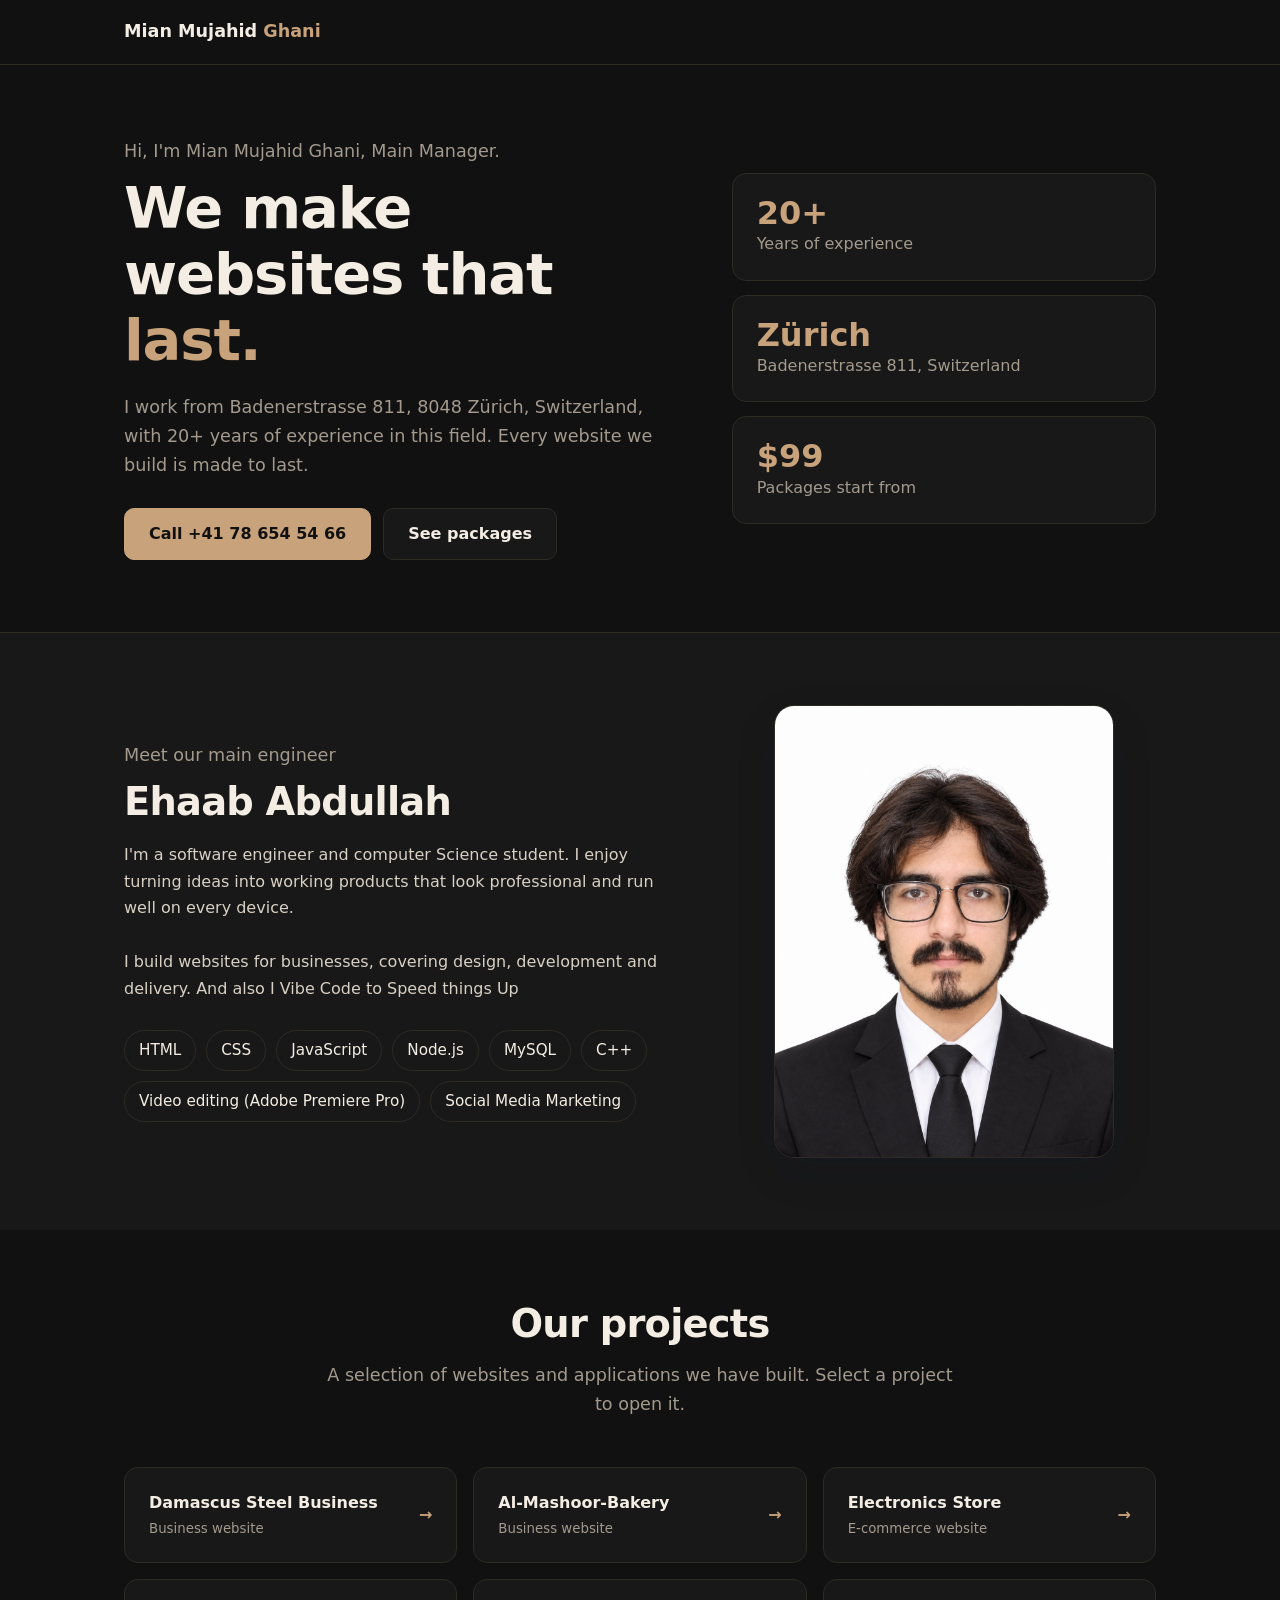
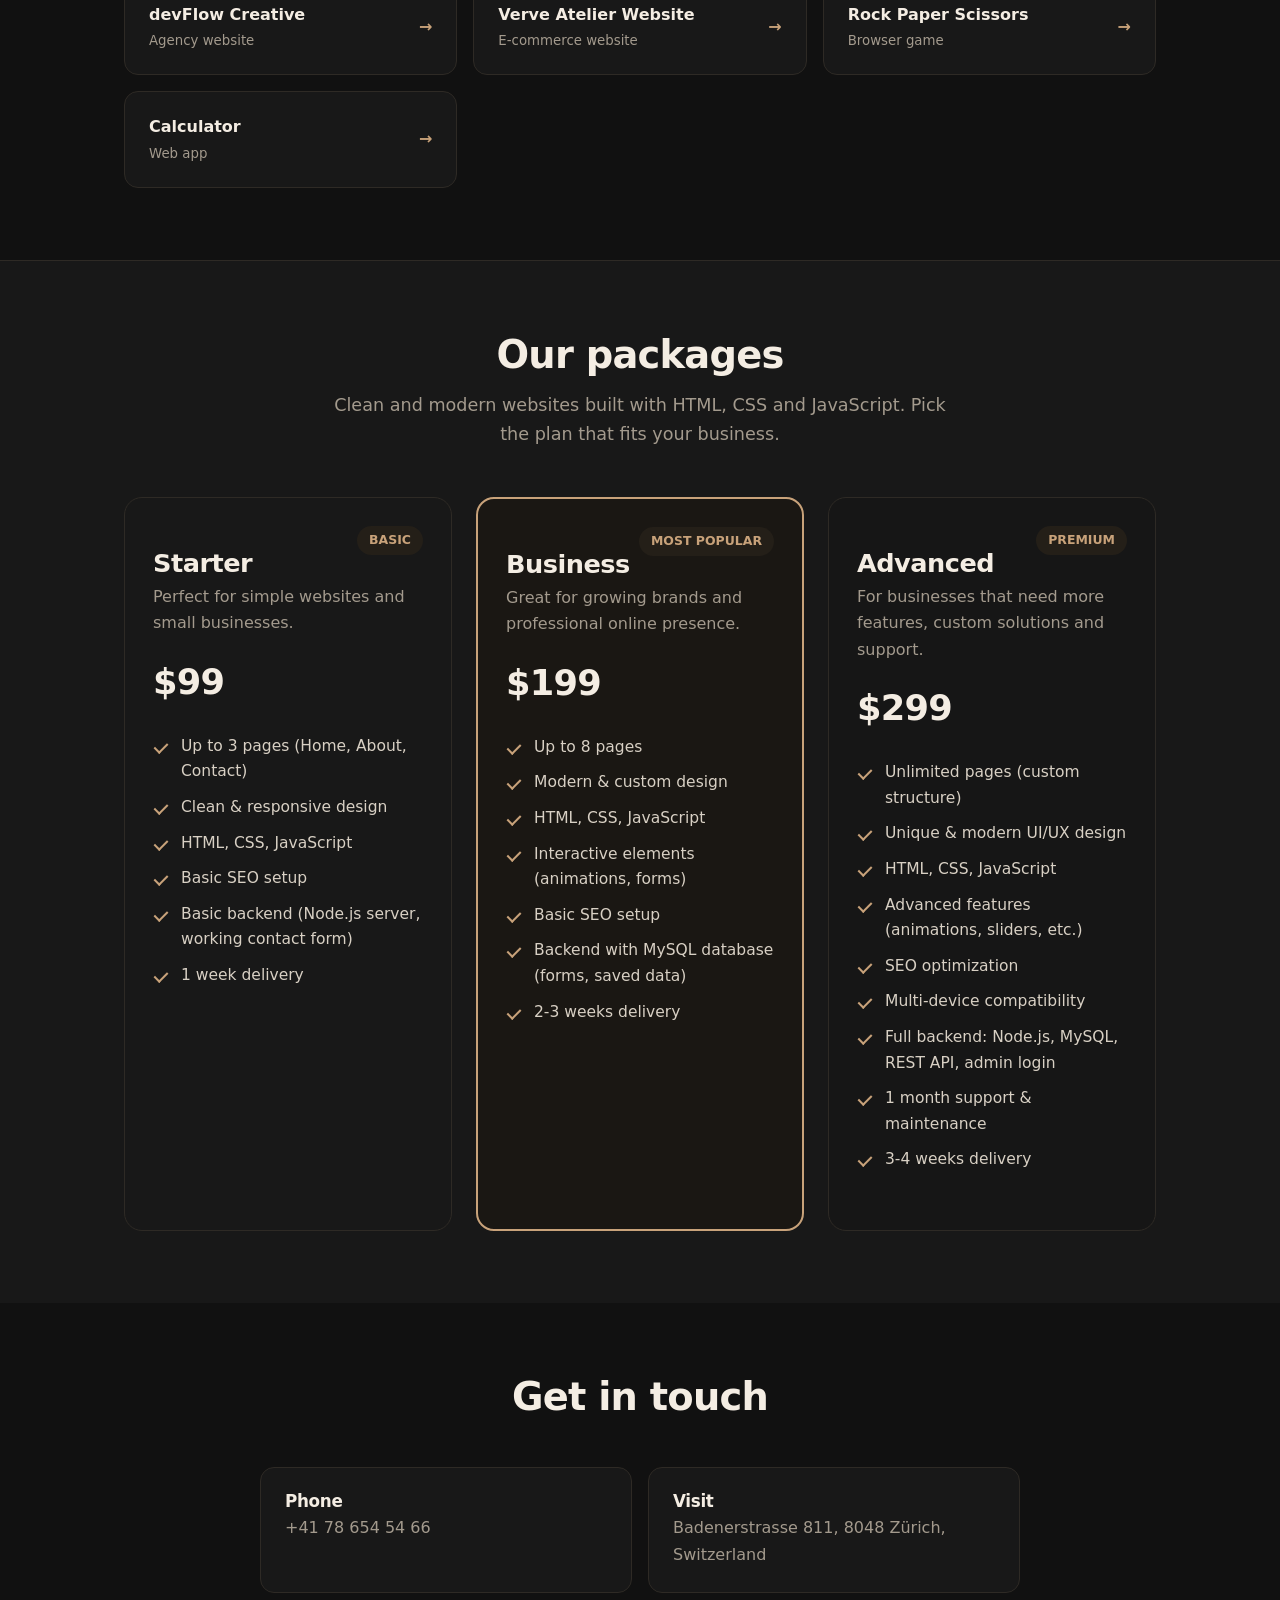
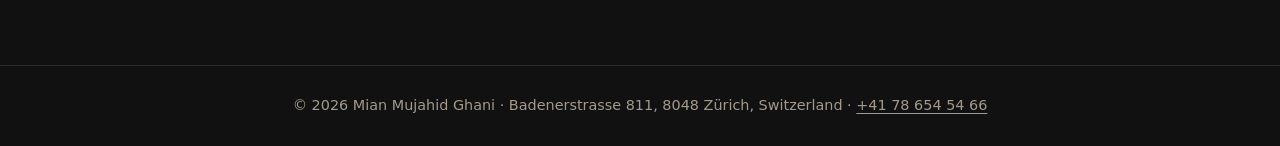
<file: index.html>
<!DOCTYPE html>
<html lang="en">

<head>
    <meta charset="UTF-8">
    <meta name="viewport" content="width=device-width, initial-scale=1">
    <title>Introduction | Mian Mujahid Ghani - Main Manager</title>
    <meta name="description" content="Mian Mujahid Ghani, Main Manager in Zurich with 20+ years of experience. We make websites that last.">
    <link rel="stylesheet" href="style.css">
</head>

<body>
    <header>
        <div class="wrap bar">
            <a class="logo" href="index.html">Mian Mujahid <span>Ghani</span></a>
            <input type="checkbox" id="menu" aria-label="Toggle menu">

        </div>
    </header>
    <main>
        <section class="page">
            <div class="wrap hero">
                <div>
                    <p class="lead rise" style="margin:0 0 10px">Hi, I'm Mian Mujahid Ghani, Main Manager.</p>
                    <h1 class="rise d2">We make websites that <span class="blue">last.</span></h1>
                    <p class="lead rise d3">I work from Badenerstrasse 811, 8048 Z&uuml;rich, Switzerland, with 20+ years of experience in this field. Every website we build is made to last.</p>
                    <div class="actions rise d3">
                        <a class="btn primary" href="tel:0041786545466">Call +41 78 654 54 66</a>
                        <a class="btn" href="packages.html">See packages</a>
                    </div>
                </div>
                <div class="stats rise d2">
                    <div class="stat"><b>20+</b><span>Years of experience</span></div>
                    <div class="stat"><b>Z&uuml;rich</b><span>Badenerstrasse 811, Switzerland</span></div>
                    <div class="stat"><b>$99</b><span>Packages start from</span></div>
                </div>
            </div>
        </section>

        <section class="page about" id="engineer">
            <div class="wrap hero">
                <div>
                    <p class="lead" style="margin:0 0 10px">Meet our main engineer</p>
                    <h2>Ehaab Abdullah</h2>
                    <p>I'm a software engineer and computer Science student. I enjoy turning ideas into working products that look professional and run well on every device.</p>
                    <p style="margin-top:0">I build websites for businesses, covering design, development and delivery. And also I Vibe Code to Speed things Up</p>
                    <ul class="skills">
                        <li>HTML</li>
                        <li>CSS</li>
                        <li>JavaScript</li>
                        <li>Node.js</li>
                        <li>MySQL</li>
                        <li>C++</li>
                        <li>Video editing (Adobe Premiere Pro)</li>
                        <li>Social Media Marketing</li>
                    </ul>
                </div>
                <div class="photo"><img src="profile.png" alt="Portrait of Ehaab Abdullah" width="340" height="453" loading="lazy"></div>
            </div>
        </section>

        <section class="page" id="projects">
            <div class="wrap">
                <div class="page-head">
                    <h2>Our projects</h2>
                    <p class="lead">A selection of websites and applications we have built. Select a project to open it.</p>
                </div>
                <div class="projects">

                    <a class="project" href="https://damascusswordsblades.vercel.app/"><span>Damascus Steel Business<small>Business website</small></span><b
                            aria-hidden="true">&rarr;</b></a>
                    <a class="project" href="https://almashoorbakery.vercel.app/"><span>Al-Mashoor-Bakery<small>Business website</small></span><b
                            aria-hidden="true">&rarr;</b></a>
                    <a class="project" href="https://electronicstore-ecru.vercel.app/"><span>Electronics Store<small>E-commerce website</small></span><b
                            aria-hidden="true">&rarr;</b></a>
                    <a class="project" href="https://devflowecom.vercel.app/"><span>devFlow Creative<small>Agency website</small></span><b
                            aria-hidden="true">&rarr;</b></a>
                    <a class="project" href="https://verveatelier.vercel.app/"><span>Verve Atelier Website<small>E-commerce website</small></span><b
                            aria-hidden="true">&rarr;</b></a>
                    <a class="project" href="https://rockpaperscissorsproject.vercel.app/"><span>Rock Paper Scissors<small>Browser game</small></span><b
                            aria-hidden="true">&rarr;</b></a>
                    <a class="project" href="https://frontendcalculator-gamma.vercel.app/"><span>Calculator<small>Web app</small></span><b
                            aria-hidden="true">&rarr;</b></a>
                </div>

            </div>
        </section>

        <section class="page about" id="packages">
            <div class="wrap">
                <div class="page-head">
                    <h2>Our packages</h2>
                    <p class="lead">Clean and modern websites built with HTML, CSS and JavaScript. Pick the plan that fits your business.</p>
                </div>
                <div class="plans">
                    <article class="plan">
                        <span class="tag">BASIC</span>
                        <h3>Starter</h3>
                        <p class="desc">Perfect for simple websites and small businesses.</p>
                        <div class="price">$99</div>
                        <ul>
                            <li>Up to 3 pages (Home, About, Contact)</li>
                            <li>Clean &amp; responsive design</li>
                            <li>HTML, CSS, JavaScript</li>
                            <li>Basic SEO setup</li>
                            <li>Basic backend (Node.js server, working contact form)</li>
                            <li>1 week delivery</li>
                        </ul>
                    </article>
                    <article class="plan pop">
                        <span class="tag">MOST POPULAR</span>
                        <h3>Business</h3>
                        <p class="desc">Great for growing brands and professional online presence.</p>
                        <div class="price">$199</div>
                        <ul>
                            <li>Up to 8 pages</li>
                            <li>Modern &amp; custom design</li>
                            <li>HTML, CSS, JavaScript</li>
                            <li>Interactive elements (animations, forms)</li>
                            <li>Basic SEO setup</li>
                            <li>Backend with MySQL database (forms, saved data)</li>
                            <li>2-3 weeks delivery</li>
                        </ul>
                    </article>
                    <article class="plan prem">
                        <span class="tag">PREMIUM</span>
                        <h3>Advanced</h3>
                        <p class="desc">For businesses that need more features, custom solutions and support.</p>
                        <div class="price">$299</div>
                        <ul>
                            <li>Unlimited pages (custom structure)</li>
                            <li>Unique &amp; modern UI/UX design</li>
                            <li>HTML, CSS, JavaScript</li>
                            <li>Advanced features (animations, sliders, etc.)</li>
                            <li>SEO optimization</li>
                            <li>Multi-device compatibility</li>
                            <li>Full backend: Node.js, MySQL, REST API, admin login</li>
                            <li>1 month support &amp; maintenance</li>
                            <li>3-4 weeks delivery</li>
                        </ul>
                    </article>
                </div>
            </div>
        </section>

        <section class="page" id="contact">
            <div class="wrap">
                <div class="page-head">
                    <h2>Get in touch</h2>
                </div>
                <div class="contact">
                    <a class="card" href="tel:0041786545466">
                        <h3>Phone</h3>
                        <p>+41 78 654 54 66</p>
                    </a>
                    <a class="card" href="https://www.google.com/maps/search/?api=1&amp;query=Badenerstrasse+811%2C+8048+Zurich" target="_blank" rel="noopener">
                        <h3>Visit</h3>
                        <p>Badenerstrasse 811, 8048 Z&uuml;rich, Switzerland</p>
                    </a>
                </div>
            </div>
        </section>
    </main>
    <footer>
        <div class="wrap">&copy; 2026 Mian Mujahid Ghani &middot; Badenerstrasse 811, 8048 Z&uuml;rich, Switzerland &middot; <a href="tel:0041786545466">+41 78 654 54 66</a></div>
    </footer>
</body>

</html>
</file>
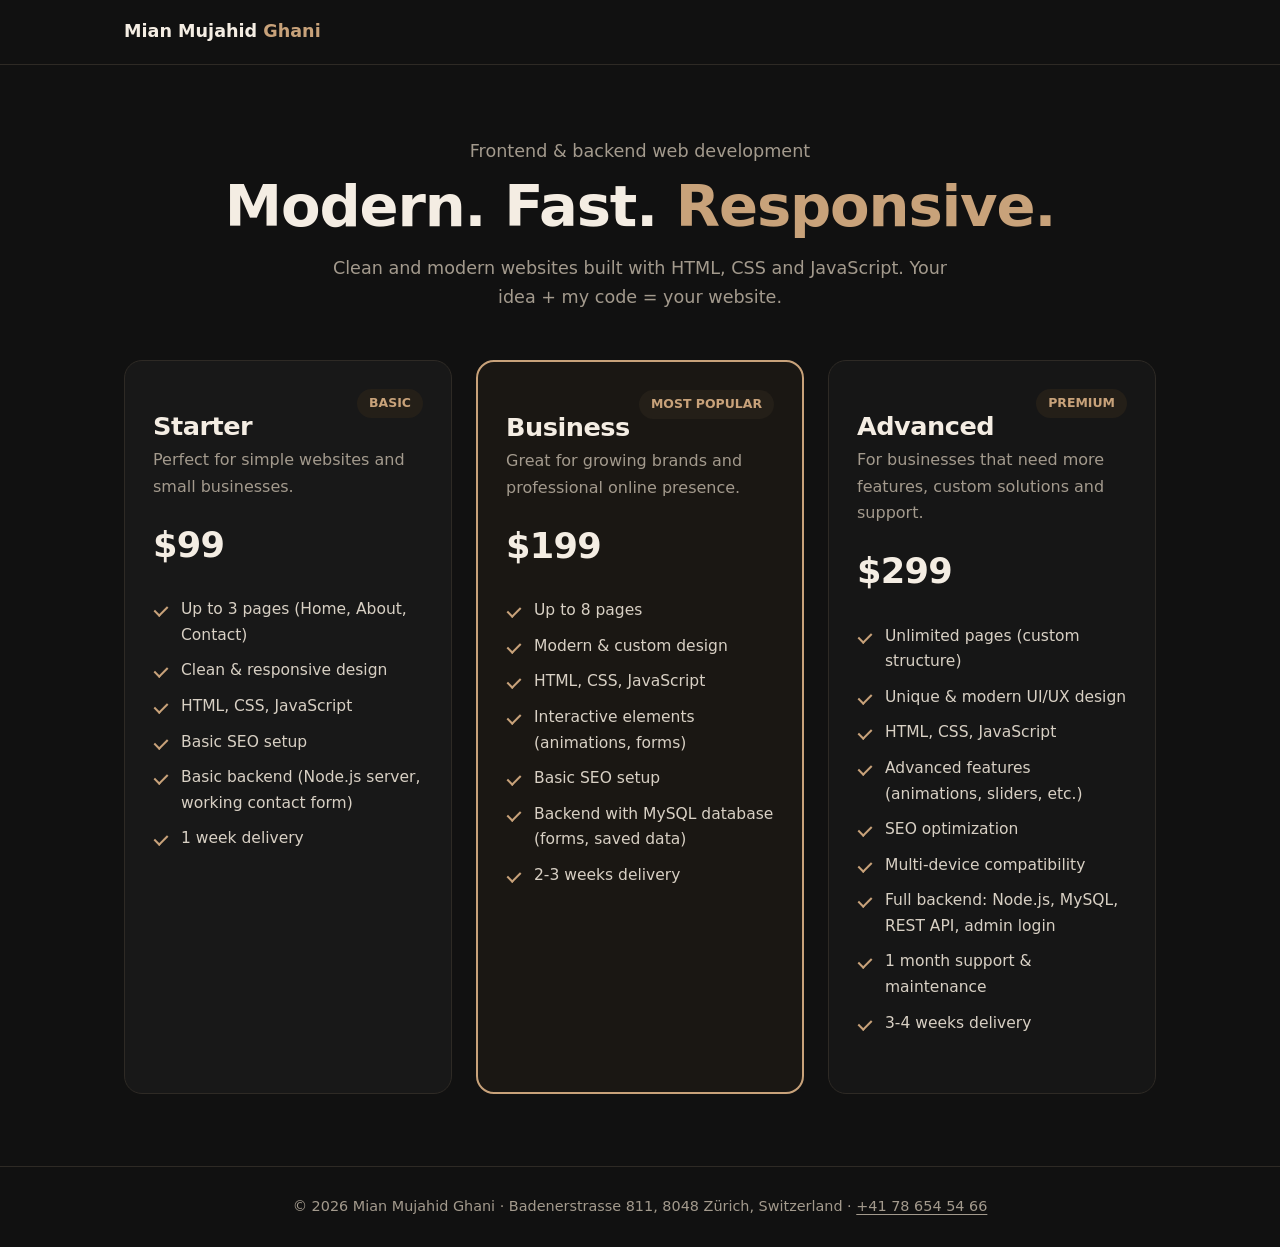
<file: packages.html>
<!DOCTYPE html>
<html lang="en">

<head>
    <meta charset="UTF-8">
    <meta name="viewport" content="width=device-width, initial-scale=1">
    <title>Packages | Mian Mujahid Ghani</title>
    <meta name="description" content="Frontend and backend web development packages and pricing.">
    <link rel="stylesheet" href="style.css">
</head>

<body>
    <header>
        <div class="wrap bar">
            <a class="logo" href="index.html">Mian Mujahid <span>Ghani</span></a>
            <input type="checkbox" id="menu" aria-label="Toggle menu">

        </div>
    </header>
    <main>
        <section class="page">
            <div class="wrap">
                <div class="page-head">
                    <p class="lead rise" style="margin:0 auto 8px">Frontend &amp; backend web development</p>
                    <h1 class="rise d2">Modern. Fast. <span class="blue">Responsive.</span></h1>
                    <p class="lead rise d3">Clean and modern websites built with HTML, CSS and JavaScript. Your idea + my code = your website.</p>
                </div>
                <div class="plans">
                    <article class="plan">
                        <span class="tag">BASIC</span>
                        <h3>Starter</h3>
                        <p class="desc">Perfect for simple websites and small businesses.</p>
                        <div class="price">$99</div>
                        <ul>
                            <li>Up to 3 pages (Home, About, Contact)</li>
                            <li>Clean &amp; responsive design</li>
                            <li>HTML, CSS, JavaScript</li>
                            <li>Basic SEO setup</li>
                            <li>Basic backend (Node.js server, working contact form)</li>
                            <li>1 week delivery</li>
                        </ul>
                    </article>
                    <article class="plan pop">
                        <span class="tag">MOST POPULAR</span>
                        <h3>Business</h3>
                        <p class="desc">Great for growing brands and professional online presence.</p>
                        <div class="price">$199</div>
                        <ul>
                            <li>Up to 8 pages</li>
                            <li>Modern &amp; custom design</li>
                            <li>HTML, CSS, JavaScript</li>
                            <li>Interactive elements (animations, forms)</li>
                            <li>Basic SEO setup</li>
                            <li>Backend with MySQL database (forms, saved data)</li>
                            <li>2-3 weeks delivery</li>
                        </ul>
                    </article>
                    <article class="plan prem">
                        <span class="tag">PREMIUM</span>
                        <h3>Advanced</h3>
                        <p class="desc">For businesses that need more features, custom solutions and support.</p>
                        <div class="price">$299</div>
                        <ul>
                            <li>Unlimited pages (custom structure)</li>
                            <li>Unique &amp; modern UI/UX design</li>
                            <li>HTML, CSS, JavaScript</li>
                            <li>Advanced features (animations, sliders, etc.)</li>
                            <li>SEO optimization</li>
                            <li>Multi-device compatibility</li>
                            <li>Full backend: Node.js, MySQL, REST API, admin login</li>
                            <li>1 month support &amp; maintenance</li>
                            <li>3-4 weeks delivery</li>
                        </ul>
                    </article>
                </div>
            </div>
        </section>
    </main>
    <footer>
        <div class="wrap">&copy; 2026 Mian Mujahid Ghani &middot; Badenerstrasse 811, 8048 Z&uuml;rich, Switzerland &middot; <a href="tel:0041786545466">+41 78 654 54 66</a></div>
    </footer>
</body>

</html>
</file>
<file: style.css>
:root{--navy:#F4EDE3;--text:#D8D0C4;--muted:#A39A8D;--blue:#C8A27A;--indigo:#C8A27A;--bg:#111111;--soft:#181818;--line:#2E2A25}

* {
    box-sizing: border-box;
    margin: 0;
    padding: 0
}

html {
    scroll-behavior: smooth
}

body {
    font-family: "Segoe UI", system-ui, -apple-system, Roboto, Helvetica, Arial, sans-serif;
    color: var(--text);
    background: var(--bg);
    line-height: 1.65
}

a {
    color: inherit;
    text-decoration: none
}

:focus-visible {
    outline: 3px solid var(--blue);
    outline-offset: 3px;
    border-radius: 6px
}

.wrap {
    max-width: 1080px;
    margin: 0 auto;
    padding: 0 24px
}

/* header / nav (pure CSS mobile menu) */
header {
    position: sticky;
    top: 0;
    z-index: 10;
    background: rgba(17, 17, 17, .94);
    backdrop-filter: blur(8px);
    border-bottom: 1px solid var(--line)
}

.bar {
    display: flex;
    align-items: center;
    justify-content: space-between;
    height: 64px
}

.logo {
    font-weight: 700;
    color: var(--navy);
    font-size: 1.1rem
}

.logo span {
    color: var(--blue)
}

nav ul {
    display: flex;
    gap: 6px;
    list-style: none
}

nav a {
    display: block;
    padding: 8px 14px;
    border-radius: 8px;
    font-weight: 500;
    color: var(--muted);
    transition: color .2s, background .2s
}

nav a:hover {
    color: var(--navy);
    background: var(--soft)
}

nav a.active {
    color: var(--blue);
    background: var(--soft)
}

#menu,
.burger {
    display: none
}

.burger {
    cursor: pointer;
    width: 40px;
    height: 40px;
    align-items: center;
    justify-content: center;
    flex-direction: column;
    gap: 5px
}

.burger i {
    display: block;
    width: 22px;
    height: 2px;
    background: var(--navy);
    transition: transform .25s, opacity .25s
}

@media(max-width:720px) {
    .burger {
        display: flex
    }

    nav {
        position: absolute;
        top: 64px;
        left: 0;
        right: 0;
        background: var(--soft);
        border-bottom: 1px solid var(--line);
        max-height: 0;
        overflow: hidden;
        transition: max-height .3s
    }

    nav ul {
        flex-direction: column;
        padding: 8px 24px 16px
    }

    #menu:checked~nav {
        max-height: 320px
    }

    #menu:checked~.burger i:nth-child(1) {
        transform: translateY(7px) rotate(45deg)
    }

    #menu:checked~.burger i:nth-child(2) {
        opacity: 0
    }

    #menu:checked~.burger i:nth-child(3) {
        transform: translateY(-7px) rotate(-45deg)
    }
}

/* shared */
h1,
h2,
h3 {
    color: var(--navy);
    line-height: 1.15;
    letter-spacing: -.02em
}

h1 {
    font-size: clamp(2.2rem, 5.5vw, 3.6rem)
}

h2 {
    font-size: clamp(1.7rem, 4vw, 2.4rem)
}

.blue {
    color: var(--blue)
}

.lead {
    font-size: 1.1rem;
    color: var(--muted);
    max-width: 56ch
}

.page {
    padding: 72px 0
}

.page-head {
    text-align: center;
    margin-bottom: 48px
}

.page-head .lead {
    margin: 14px auto 0
}

.btn {
    display: inline-block;
    padding: 12px 24px;
    border-radius: 10px;
    font-weight: 600;
    border: 1px solid var(--line);
    background: var(--soft);
    color: var(--navy);
    transition: transform .2s, background .2s, box-shadow .2s
}

.btn:hover {
    transform: translateY(-2px);
    box-shadow: 0 6px 16px rgba(15, 27, 61, .1)
}

.btn.primary {
    background: var(--blue);
    border-color: var(--blue);
    color: #111
}

.btn.primary:hover {
    background: #B08A64
}

footer {
    border-top: 1px solid var(--line);
    padding: 28px 0;
    text-align: center;
    color: var(--muted);
    font-size: .9rem
}

/* the one page-load moment: hero */
@keyframes rise {
    from {
        opacity: 0;
        transform: translateY(16px)
    }

    to {
        opacity: 1;
        transform: none
    }
}

.rise {
    animation: rise .7s ease both
}

.rise.d2 {
    animation-delay: .12s
}

.rise.d3 {
    animation-delay: .24s
}

/* intro */
.hero {
    display: grid;
    grid-template-columns: 1.3fr 1fr;
    gap: 56px;
    align-items: center
}

.hero p {
    margin: 18px 0 28px
}

.hero .actions {
    display: flex;
    gap: 12px;
    flex-wrap: wrap
}

.photo {
    justify-self: center;
    width: min(100%, 340px);
    aspect-ratio: 3/4;
    border-radius: 20px;
    overflow: hidden;
    border: 1px solid var(--line);
    box-shadow: 0 16px 40px rgba(15, 27, 61, .12)
}

.photo img {
    width: 100%;
    height: 100%;
    object-fit: cover;
    display: block
}

.about {
    background: var(--soft);
    border-top: 1px solid var(--line)
}

.about .grid {
    display: grid;
    grid-template-columns: 1fr 1fr;
    gap: 48px
}

.skills {
    display: flex;
    flex-wrap: wrap;
    gap: 10px;
    list-style: none;
    margin-top: 16px
}

.skills li {
    padding: 7px 14px;
    border: 1px solid var(--line);
    background: var(--soft);
    border-radius: 999px;
    font-weight: 500;
    color: var(--navy);
    font-size: .95rem
}

.about p+p {
    margin-top: 12px
}

@media(max-width:820px) {

    .hero,
    .about .grid {
        grid-template-columns: 1fr;
        gap: 36px
    }

    .photo {
        order: -1;
        width: 220px
    }

    .hero {
        text-align: center
    }

    .hero .lead {
        margin-inline: auto
    }

    .hero .actions {
        justify-content: center
    }
}

/* projects */
.projects {
    display: grid;
    grid-template-columns: repeat(auto-fit, minmax(280px, 1fr));
    gap: 16px
}

.project {
    display: flex;
    justify-content: space-between;
    align-items: center;
    padding: 22px 24px;
    border: 1px solid var(--line);
    border-radius: 14px;
    background: var(--soft);
    font-weight: 600;
    color: var(--navy);
    transition: border-color .2s, transform .2s, box-shadow .2s
}

.project small {
    display: block;
    font-weight: 400;
    color: var(--muted);
    margin-top: 2px
}

.project b {
    color: var(--blue);
    transition: transform .2s
}

.project:hover {
    border-color: var(--blue);
    transform: translateY(-2px);
    box-shadow: 0 8px 20px rgba(200, 162, 122, .14)
}

.project:hover b {
    transform: translateX(4px)
}

/* packages */
.plans {
    display: grid;
    grid-template-columns: repeat(3, 1fr);
    gap: 24px;
    align-items: stretch
}

.plan {
    display: flex;
    flex-direction: column;
    padding: 28px;
    border: 1px solid var(--line);
    border-radius: 18px;
    background: var(--soft)
}

.plan.pop {
    border: 2px solid var(--blue);
    background: #1A1713
}

.plan.prem {
    border-color: var(--line);
    background: #161616
}

.tag {
    align-self: flex-end;
    font-size: .78rem;
    font-weight: 700;
    padding: 4px 12px;
    border-radius: 999px;
    background: #241F18;
    color: #C8A27A
}

.pop .tag {
    background: #241F18;
    color: var(--blue)
}

.prem .tag {
    background: #241F18;
    color: var(--indigo)
}

.plan h3 {
    font-size: 1.6rem;
    margin-top: -6px
}

.plan .desc {
    color: var(--muted);
    margin: 6px 0 16px;
    min-height: 3.3em
}

.price {
    font-size: 2.2rem;
    font-weight: 800;
    color: var(--navy);
    letter-spacing: -.02em;
    margin-bottom: 18px
}

.plan ul {
    list-style: none;
    flex: 1;
    margin-bottom: 24px
}

.plan li {
    padding: 5px 0 5px 28px;
    position: relative;
    font-size: .97rem
}

.plan li::before {
    content: "";
    position: absolute;
    left: 4px;
    top: 11px;
    width: 6px;
    height: 11px;
    border: solid #C8A27A;
    border-width: 0 2px 2px 0;
    transform: rotate(45deg)
}

.pop li::before {
    border-color: var(--blue)
}

.prem li::before {
    border-color: var(--indigo)
}

.plan .btn {
    text-align: center;
    background: #222;
    border-color: #222
}

.pop .btn {
    background: var(--blue);
    border-color: var(--blue);
    color: #111
}

.prem .btn {
    background: var(--indigo);
    border-color: var(--indigo);
    color: #111
}

@media(max-width:900px) {
    .plans {
        grid-template-columns: 1fr;
        max-width: 460px;
        margin: 0 auto
    }

    .plan .desc {
        min-height: 0
    }
}

/* contact */
.contact {
    display: grid;
    grid-template-columns: repeat(auto-fit, minmax(240px, 1fr));
    gap: 16px;
    max-width: 760px;
    margin: 0 auto
}

.card {
    padding: 24px;
    border: 1px solid var(--line);
    border-radius: 14px;
    background: var(--soft);
    transition: border-color .2s, transform .2s
}

.card:hover {
    border-color: var(--blue);
    transform: translateY(-2px)
}

.card h3 {
    font-size: 1.05rem;
    margin-bottom: 4px
}

.card p {
    color: var(--muted);
    word-break: break-word
}

.card.wa {
    background: var(--soft)
}

@media(prefers-reduced-motion:reduce) {
    * {
        animation: none !important;
        transition: none !important;
        scroll-behavior: auto !important
    }
}

footer a {
    text-decoration: underline;
    text-underline-offset: 3px
}

footer a:hover {
    color: var(--blue)
}

.stats{display:grid;gap:14px}
.stat{padding:22px 24px;border:1px solid var(--line);border-radius:14px;background:var(--soft)}
.stat b{display:block;font-size:2rem;line-height:1.1;color:var(--blue)}
.stat span{color:var(--muted)}
.more{text-align:center;margin-top:28px}
.hero h2{margin-bottom:6px}
</file>
